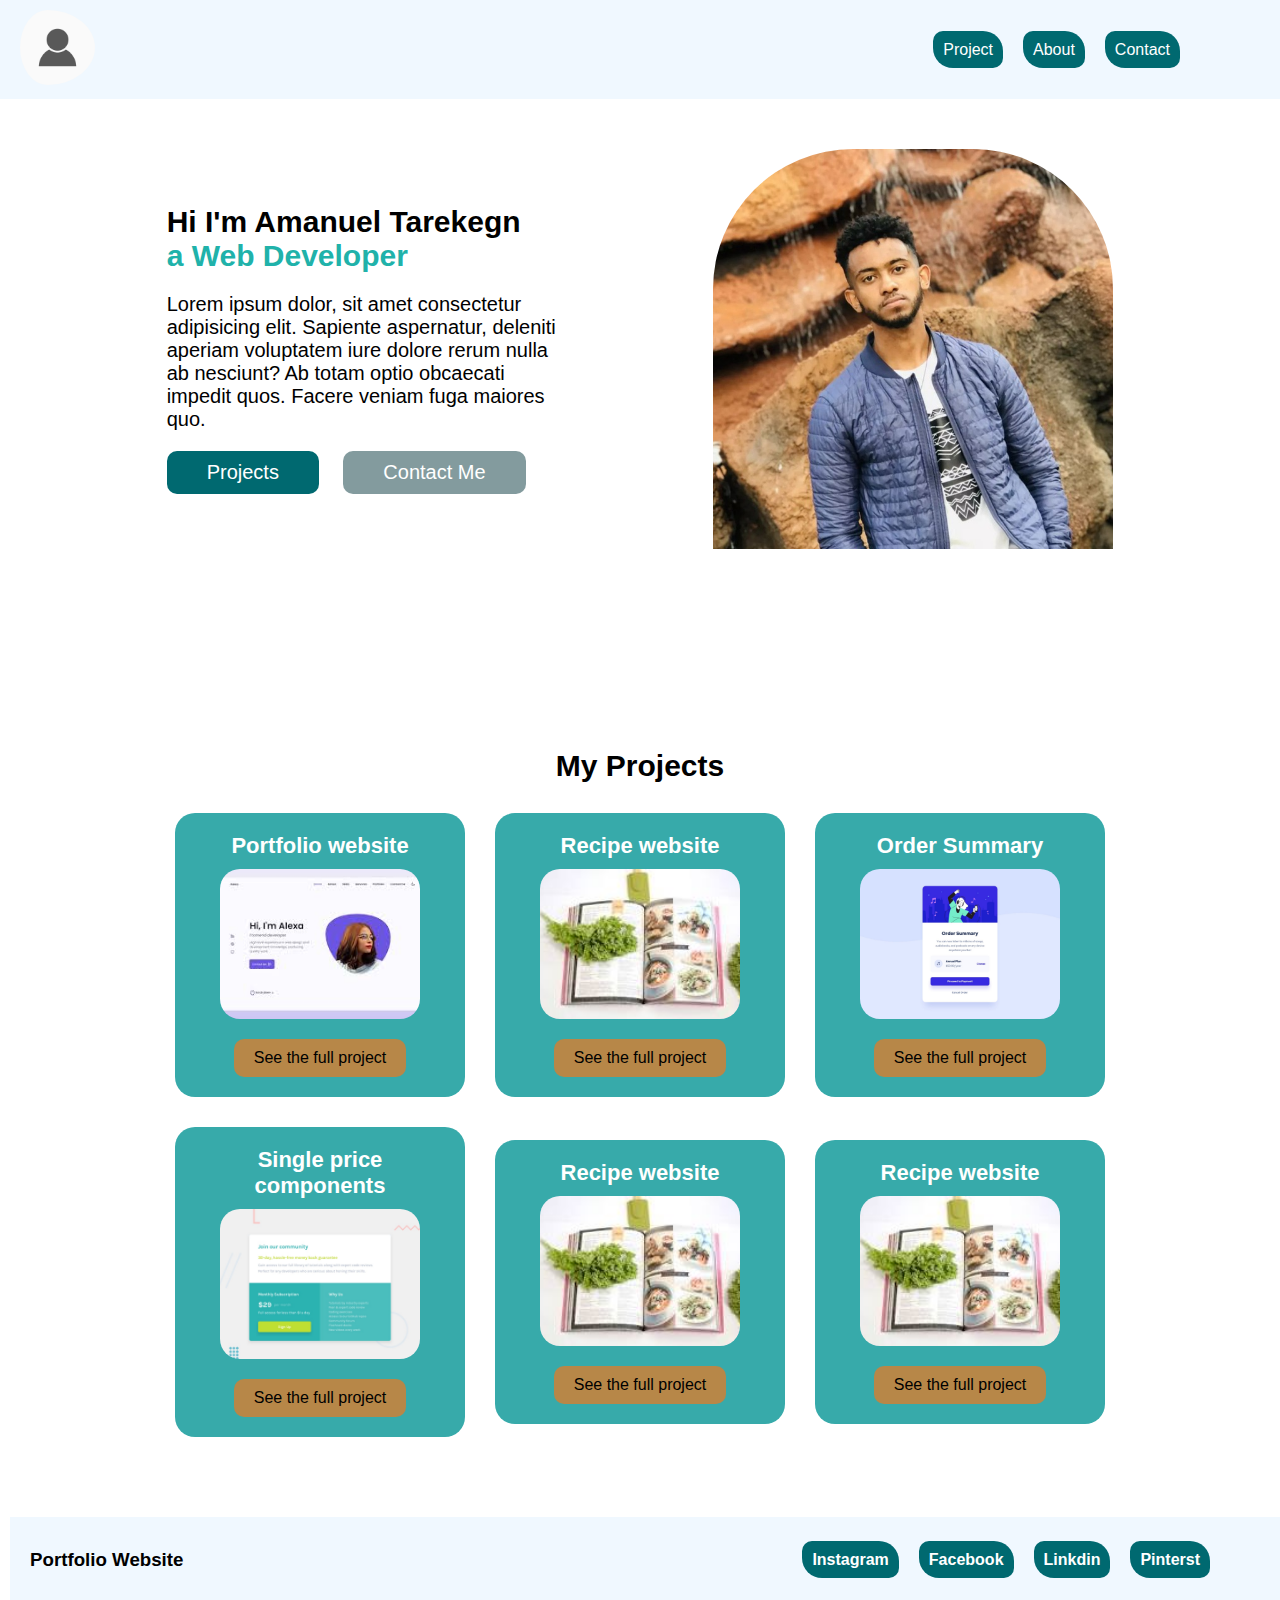
<file: index.html>
<!DOCTYPE html>
<html lang="en">
  <head>
    <meta charset="UTF-8" />
    <meta name="viewport" content="width=device-width, initial-scale=1.0" />
    <title>Porfolio website</title>
    <link rel="stylesheet" href="styles.css" />
  </head>
  <body>
    <header>
      <a href="#"><img class="img" src="/profileicon.png" alt="" /></a>
      <ul>
        <li><a href="/pages/Projects.html">Project</a></li>
        <li><a href="/pages/About.html">About</a></li>
        <li><a href="/pages/Contactme.html">Contact</a></li>
      </ul>
    </header>
    <div class="homebody">
      <div class="description">
        <h3 class="descriptionheader">
          Hi I'm Amanuel Tarekegn <br />
          <span style="color: lightseagreen">a Web Developer</span>
        </h3>
        <p class="descriptionparagraph">
          Lorem ipsum dolor, sit amet consectetur adipisicing elit. Sapiente
          aspernatur, deleniti aperiam voluptatem iure dolore rerum nulla ab
          nesciunt? Ab totam optio obcaecati impedit quos. Facere veniam fuga
          maiores quo.
        </p>
        <div class="buttons">
          <a href="/pages/Projects.html">
            <button class="Projectbutton">Projects</button></a
          >
          <a href=""><button class="contectbutton">Contact Me</button></a>
        </div>
      </div>

      <img class="image" src="/prif.jpg" alt="" />
    </div>
    <div class="projects">
      <h3>My Projects</h3>
      <div class="maincatagories">
        <div class="project1">
          <h4>Portfolio website</h4>
          <img class="projectimage" src="/porfoli imgae.jfif" alt="" />
          <a target="_blank" href="https://amanueltarekegn-c473c.web.app/"
            >See the full project</a
          >
        </div>
        <div class="project1">
          <h4>Recipe website</h4>
          <img class="projectimage" src="/Recipe image.jfif" alt="" />
          <a target="_blank" href="https://recipe-website-nu.vercel.app/"
            >See the full project</a
          >
        </div>
        <div class="project1">
          <h4>Order Summary</h4>
          <img class="projectimage" src="/images/Order summary.jpg" alt="" />
          <a
            target="_blank"
            href="https://order-summary-card-challenge-on-frontend-mentor-rust.vercel.app/"
            >See the full project</a
          >
        </div>
        <div class="project1">
          <h4>Single price components</h4>
          <img class="projectimage" src="/images/singleprice.jpg" alt="" />
          <a
            target="_blank"
            href="https://single-price-grid-component-challenge-on-frontend-mentor.vercel.app/"
            >See the full project</a
          >
        </div>
        <div class="project1">
          <h4>Recipe website</h4>
          <img class="projectimage" src="/Recipe image.jfif" alt="" />
          <a href="">See the full project</a>
        </div>
        <div class="project1">
          <h4>Recipe website</h4>
          <img class="projectimage" src="/Recipe image.jfif" alt="" />
          <a href="">See the full project</a>
        </div>
      </div>
    </div>
    <footer>
      <h3>Portfolio Website</h3>
      <div class="socialLinks">
        <ul>
          <li><a href="">Instagram</a></li>
          <li><a href="">Facebook</a></li>
          <li><a href="">Linkdin</a></li>
          <li><a href="">Pinterst</a></li>
        </ul>
      </div>
    </footer>
  </body>
</html>
</file>
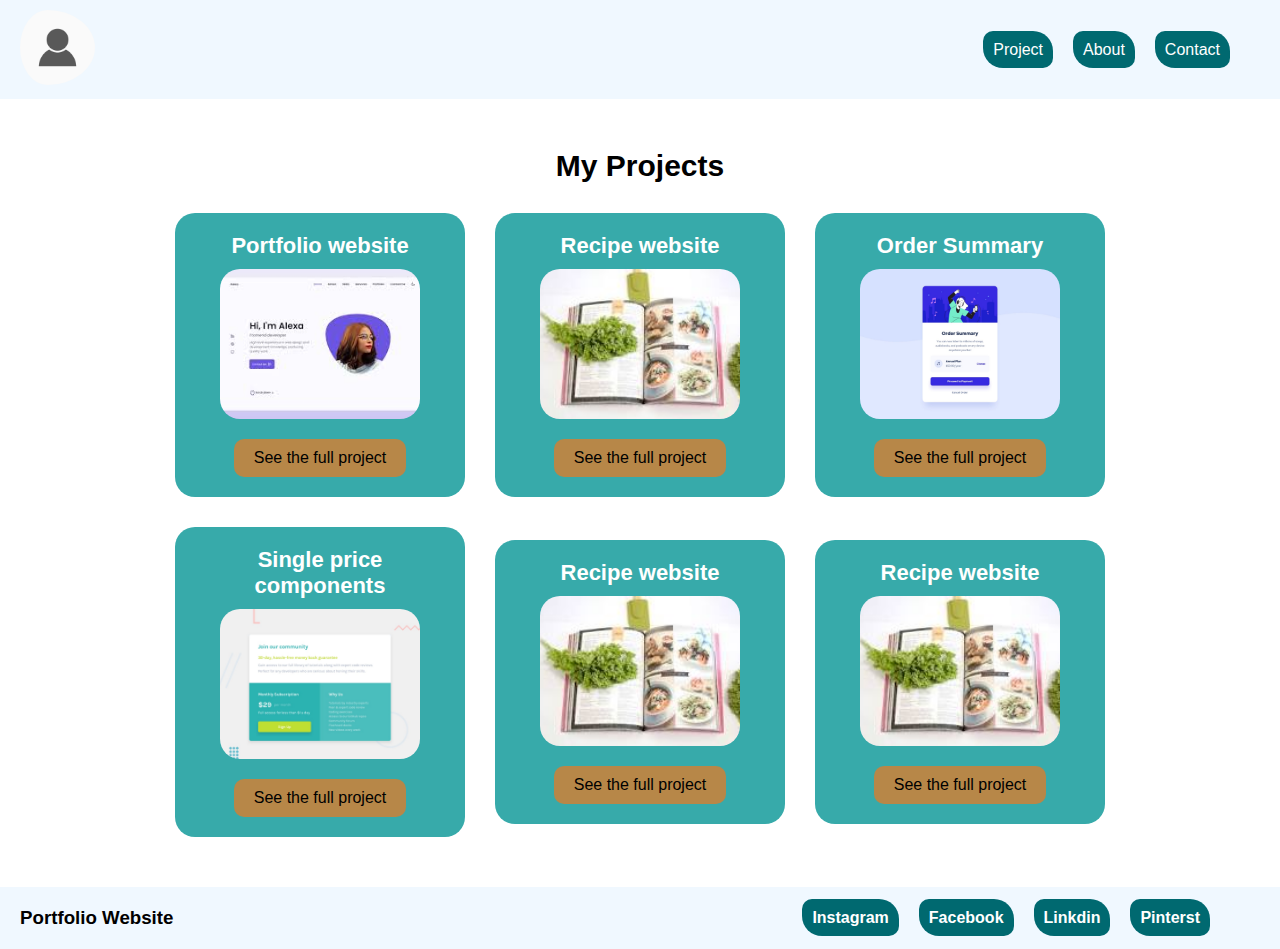
<file: pages/Projects.html>
<!DOCTYPE html>
<html lang="en">
  <head>
    <meta charset="UTF-8" />
    <meta name="viewport" content="width=device-width, initial-scale=1.0" />
    <title>Document</title>
    <link rel="stylesheet" href="/Projects.css" />
  </head>
  <body>
    <header>
      <a href="/index.html"
        ><img class="img" src="/profileicon.png" alt=""
      /></a>
      <ul class="ulinks">
        <li><a href="/pages/Projects.html">Project</a></li>
        <li><a href="/pages/About.html">About</a></li>
        <li><a href="/pages/Contactme.html">Contact</a></li>
      </ul>
    </header>

    <div class="projects">
      <h3>My Projects</h3>
      <div class="maincatagories">
        <div class="project1">
          <h4>Portfolio website</h4>
          <img class="projectimage" src="/porfoli imgae.jfif" alt="" />
          <a target="_blank" href="https://amanueltarekegn-c473c.web.app/"
            >See the full project</a
          >
        </div>
        <div class="project1">
          <h4>Recipe website</h4>
          <img class="projectimage" src="/Recipe image.jfif" alt="" />
          <a target="_blank" href="https://recipe-website-nu.vercel.app/"
            >See the full project</a
          >
        </div>
        <div class="project1">
          <h4>Order Summary</h4>
          <img class="projectimage" src="/images/Order summary.jpg" alt="" />
          <a
            target="_blank"
            href="https://order-summary-card-challenge-on-frontend-mentor-rust.vercel.app/"
            >See the full project</a
          >
        </div>
        <div class="project1">
          <h4>Single price components</h4>
          <img class="projectimage" src="/images/singleprice.jpg" alt="" />
          <a
            target="_blank"
            href="https://single-price-grid-component-challenge-on-frontend-mentor.vercel.app/"
            >See the full project</a
          >
        </div>
        <div class="project1">
          <h4>Recipe website</h4>
          <img class="projectimage" src="/Recipe image.jfif" alt="" />
          <a href="">See the full project</a>
        </div>
        <div class="project1">
          <h4>Recipe website</h4>
          <img class="projectimage" src="/Recipe image.jfif" alt="" />
          <a href="">See the full project</a>
        </div>
      </div>
    </div>
    <footer>
      <h3>Portfolio Website</h3>
      <div class="socialLinks">
        <ul>
          <li><a href="">Instagram</a></li>
          <li><a href="">Facebook</a></li>
          <li><a href="">Linkdin</a></li>
          <li><a href="">Pinterst</a></li>
        </ul>
      </div>
    </footer>
  </body>
</html>
</file>
<file: styles.css>
* {
  margin: 0;
  padding: 0;
  font-family: Arial, Helvetica, sans-serif;
}
body {
  overflow-x: hidden;
}
header {
  display: flex;
  justify-content: space-between;
  align-items: center;
  background-color: blue;
  width: 100%;
}
.img {
  width: 75px;
  border-radius: 50%;
  padding: 10px 0 10px 20px;
}
ul {
  display: flex;
  margin-right: 50px;
}
li {
  padding-left: 20px;
  list-style-type: none;
}
li a {
  text-decoration: none;
  background-color: hsl(184, 100%, 22%);
  padding: 10px;
  color: white;
  border-radius: 10px 20px;
}
.image {
  width: 400px;
  height: 400px;
  object-fit: cover;
  border-radius: 140px 140px 0 0;
  transition: transform 0.1s ease-in;
}
.image:hover {
  transform: scale(1.1);
}

.homebody {
  display: flex;
  justify-content: space-evenly;
  align-items: center;
  padding: 50px;
  border-radius: 0 0 100px 100px;
  gap: 30px;
  margin-bottom: 100px;
}
.descriptionheader {
  font-size: 30px;
}
.descriptionparagraph {
  max-width: 400px;
  font-size: 20px;
  margin-top: 20px;
}
footer {
  width: 100%;
  min-height: 5%;
  display: flex;
  position: absolute;
  margin: 30px 0 0 10px;
  padding: 20px;
  display: flex;
  justify-content: space-between;
  color: black;
  font-weight: bold;
  background-color: aliceblue;
  align-items: center;
  font-family: "Times New Roman", Times, serif;
}
.buttons {
  margin-top: 20px;
}
.Projectbutton {
  padding: 10px 40px;
  background-color: hsl(184, 100%, 22%);
  color: white;
  border-radius: 10px;
  border: none;
  font-size: 20px;
  cursor: pointer;
}
.contectbutton {
  padding: 10px 40px;
  background-color: rgb(131, 155, 158);
  color: white;
  border-radius: 10px;
  cursor: pointer;
  border: none;
  font-size: 20px;
  margin-left: 20px;
}
button:active {
  background: olive;
}
* {
  margin: 0;
  padding: 0;
  font-family: Arial, Helvetica, sans-serif;
}
body {
  overflow-x: hidden;
}
header {
  display: flex;
  justify-content: space-between;
  align-items: center;
  background-color: aliceblue;
}
.img {
  width: 75px;
  border-radius: 50%;
  padding: 10px 0 10px 20px;
}
.ulinks {
  display: flex;
  padding-right: 50px;
}
li {
  padding-left: 20px;
  list-style-type: none;
}
li a {
  text-decoration: none;
  background-color: hsl(184, 100%, 22%);
  padding: 10px;
  color: white;
  border-radius: 10px 20px;
}
li a {
  text-decoration: none;
}
.projects h3 {
  font-size: 30px;
  padding-bottom: 30px;
}
.projects {
  display: flex;
  flex-direction: column;
  align-items: center;
  padding: 50px 0;

  border-radius: 100px 100px 0 0;
}
.project1 {
  display: flex;
  flex-direction: column;
  padding: 20px;
  width: 250px;
  align-items: center;
  border-radius: 20px;
  color: white;
  background-color: rgb(55, 170, 170);
}
.project1 h4 {
  padding-bottom: 10px;
  text-align: center;
  font-size: 22px;
}
.project1 a {
  text-decoration: none;
  font-size: 16px;

  background-color: rgb(183, 135, 72);
  color: #000;
  padding: 10px 20px;
  border-radius: 10px;
}
.projectimage {
  width: 200px;
  margin-bottom: 20px;
  border-radius: 20px;
  object-fit: cover;
  height: 150px;
}
.maincatagories {
  display: grid;
  grid-template-columns: auto auto auto;
  gap: 30px;
  align-items: center;
}
footer {
  max-width: 100%;
  min-height: 5%;
  display: flex;
  padding: 20px;
  justify-content: space-between;
  color: black;
  font-weight: bold;
  background-color: aliceblue;
  align-items: center;
  font-family: "Times New Roman", Times, serif;
}
ul {
  display: flex;
  padding-right: 50px;
}

@media (min-width: 760px) and (max-width: 1200px) {
  body {
    background-color: cadetblue;
  }
  .projects h3 {
    font-size: 30px;
    padding-bottom: 30px;
    text-align: center;
  }
}
@media (min-width: 450px) and (max-width: 759px) {
  body {
    background-color: red;
  }
  .maincatagories {
    display: flex;
    flex-direction: column;
  }
  .projects h3 {
    font-size: 30px;
    padding-bottom: 30px;
    text-align: center;
  }
  footer {
    max-width: 100%;
    min-height: 5%;
    display: flex;
    flex-direction: column;

    color: black;
    font-weight: bold;
    background-color: aliceblue;

    font-family: "Times New Roman", Times, serif;
  }
}

@media (max-width: 449px) {
  body {
    overflow-x: hidden;
    background-color: blue;
  }

  footer {
    max-width: 150%;
    min-height: 5%;
    display: flex;
    flex-direction: column;

    color: black;
    font-weight: bold;
    background-color: aliceblue;

    font-family: "Times New Roman", Times, serif;
  }
  .maincatagories {
    display: flex;
    flex-direction: column;
    gap: 30px;
    align-items: center;
  }
  .ulinks {
    display: none;
  }
  ul {
    display: flex;
    margin: 0;
  }
  .socialLinks li a {
    font-size: 10px;
  }
}

@media (min-width: 760px) and (max-width: 1200px) {
  .image {
    width: 300px;
    height: 300px;
    object-fit: cover;
    border-radius: 140px 140px 0 0;
    padding-bottom: 20px;
  }
  .homebody {
    display: flex;

    padding-top: 50px;
    margin-bottom: 100px;
    gap: 0;
  }
  .descriptionheader {
    font-size: 30px;
  }
  .descriptionparagraph {
    max-width: 300px;
    font-size: 16px;
    margin-top: 20px;
  }
}

@media (min-width: 450px) and (max-width: 759px) {
  .image {
    width: 200px;
    height: 200px;
    object-fit: cover;
    border-radius: 140px 140px 0 0;
    padding-bottom: 20px;
  }
  .homebody {
    display: flex;

    padding: 30px 0;
    flex-direction: column-reverse;
    margin-top: 0;

    gap: 0;
    height: 100vh;
  }
  .descriptionheader {
    font-size: 30px;
  }
  .descriptionparagraph {
    max-width: 300px;
    font-size: 16px;
    margin-top: 20px;
  }
}
@media (max-width: 449px) {
  body {
    overflow-x: hidden;
  }
  header {
    display: flex;
    justify-content: space-between;
    align-items: center;
    background-color: aliceblue;
    width: 100%;
  }
  .image {
    width: 300px;
    height: 300px;
    object-fit: cover;
    border-radius: 140px 140px 0 0;
    padding-bottom: 100px;
  }
  .homebody {
    display: flex;
    justify-content: start;
    padding: 30px 0;
    flex-direction: column-reverse;
    margin-top: 100px;
    align-items: center;
    gap: 0;
    height: 100vh;
  }
  .descriptionheader {
    font-size: 30px;
  }
  .descriptionparagraph {
    max-width: 300px;
    font-size: 16px;
    margin-top: 20px;
  }
  footer {
    max-width: auto;
    display: flex;
    flex-direction: column;
    justify-content: space-evenly;
    color: black;
    font-weight: bold;
    background-color: aliceblue;
    align-items: center;
    padding: 10px 0;
    font-family: "Times New Roman", Times, serif;
  }
}
</file>
<file: Projects.css>
* {
  margin: 0;
  padding: 0;
  font-family: Arial, Helvetica, sans-serif;
}
body {
  overflow-x: hidden;
}
header {
  display: flex;
  justify-content: space-between;
  align-items: center;
  background-color: aliceblue;
}
.img {
  width: 75px;
  border-radius: 50%;
  padding: 10px 0 10px 20px;
}
.ulinks {
  display: flex;
  padding-right: 50px;
}
li {
  padding-left: 20px;
  list-style-type: none;
}
li a {
  text-decoration: none;
  background-color: hsl(184, 100%, 22%);
  padding: 10px;
  color: white;
  border-radius: 10px 20px;
}
li a {
  text-decoration: none;
}
.projects h3 {
  font-size: 30px;
  padding-bottom: 30px;
}
.projects {
  display: flex;
  flex-direction: column;
  align-items: center;
  margin: 50px 0;
}
.project1 {
  display: flex;
  flex-direction: column;
  padding: 20px;
  width: 250px;
  align-items: center;
  border-radius: 20px;
  color: white;
  background-color: rgb(55, 170, 170);
}
.project1 h4 {
  padding-bottom: 10px;
  text-align: center;
  font-size: 22px;
}
.project1 a {
  text-decoration: none;
  font-size: 16px;

  background-color: rgb(183, 135, 72);
  color: #000;
  padding: 10px 20px;
  border-radius: 10px;
}
.projectimage {
  width: 200px;
  margin-bottom: 20px;
  border-radius: 20px;
  object-fit: cover;
  height: 150px;
}
.maincatagories {
  display: grid;
  grid-template-columns: auto auto auto;
  gap: 30px;
  align-items: center;
}
footer {
  max-width: 100%;
  min-height: 5%;
  display: flex;
  padding: 20px;
  justify-content: space-between;
  color: black;
  font-weight: bold;
  background-color: aliceblue;
  align-items: center;
  font-family: "Times New Roman", Times, serif;
}
ul {
  display: flex;
  padding-right: 50px;
}

@media (min-width: 760px) and (max-width: 1200px) {
  body {
    background-color: cadetblue;
  }
  .projects h3 {
    font-size: 30px;
    padding-bottom: 30px;
    text-align: center;
  }
}
@media (min-width: 450px) and (max-width: 759px) {
  body {
    background-color: red;
  }
  .maincatagories {
    display: flex;
    flex-direction: column;
  }
  .projects h3 {
    font-size: 30px;
    padding-bottom: 30px;
    text-align: center;
  }
  footer {
    max-width: 100%;
    min-height: 5%;
    display: flex;
    flex-direction: column;

    color: black;
    font-weight: bold;
    background-color: aliceblue;

    font-family: "Times New Roman", Times, serif;
  }
}

@media (max-width: 449px) {
  body {
    overflow-x: hidden;
    background-color: blue;
  }

  footer {
    max-width: 150%;
    min-height: 5%;
    display: flex;
    flex-direction: column;

    color: black;
    font-weight: bold;
    background-color: aliceblue;

    font-family: "Times New Roman", Times, serif;
  }
  .maincatagories {
    display: flex;
    flex-direction: column;
    gap: 30px;
    align-items: center;
  }
  .ulinks {
    display: none;
  }
  ul {
    display: flex;
    margin: 0;
  }
  .socialLinks li a {
    font-size: 10px;
  }
}
</file>
